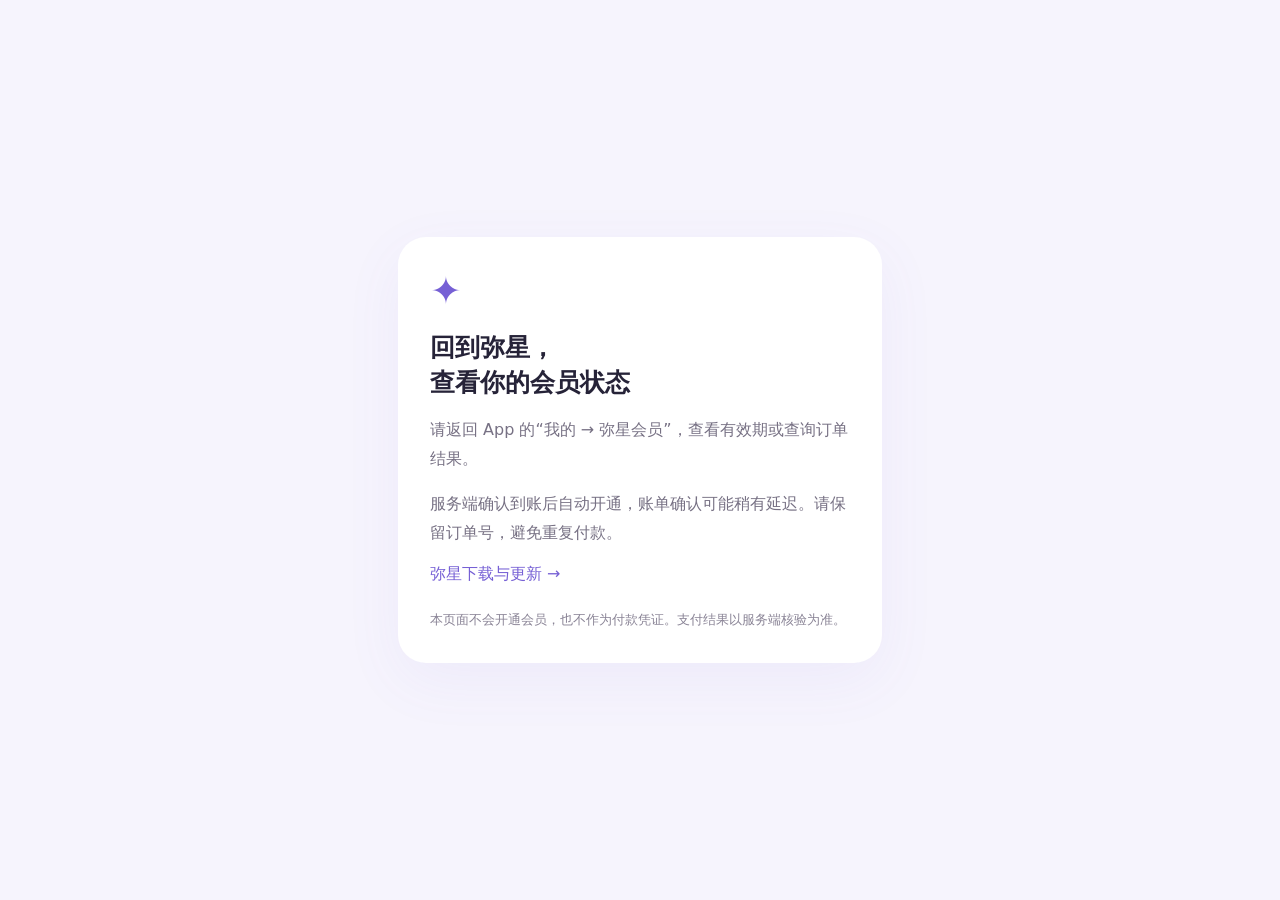
<file: distribution/payment-return.html>
<!doctype html>
<html lang="zh-CN"><head><meta charset="utf-8"><meta name="viewport" content="width=device-width,initial-scale=1"><title>弥星 · 查看会员状态</title><style>
:root{font-family:system-ui,-apple-system,"Microsoft YaHei",sans-serif;color:#262338;background:#f6f4fd}body{margin:0;min-height:100vh;display:grid;place-items:center}main{max-width:420px;margin:24px;padding:32px;border-radius:28px;background:white;box-shadow:0 18px 60px #7660d510}.star{font-size:38px;color:#7660d5}h1{font-size:25px;line-height:1.4}p{color:#777184;line-height:1.8}a{color:#7660d5;text-decoration:none}small{display:block;margin-top:24px;color:#8a8496;line-height:1.7}</style></head>
<body><main><div class="star">✦</div><h1>回到弥星，<br>查看你的会员状态</h1><p>请返回 App 的“我的 → 弥星会员”，查看有效期或查询订单结果。</p><p>服务端确认到账后自动开通，账单确认可能稍有延迟。请保留订单号，避免重复付款。</p><a href="/xingyu/download/">弥星下载与更新 →</a><small>本页面不会开通会员，也不作为付款凭证。支付结果以服务端核验为准。</small></main></body></html>
</file>
